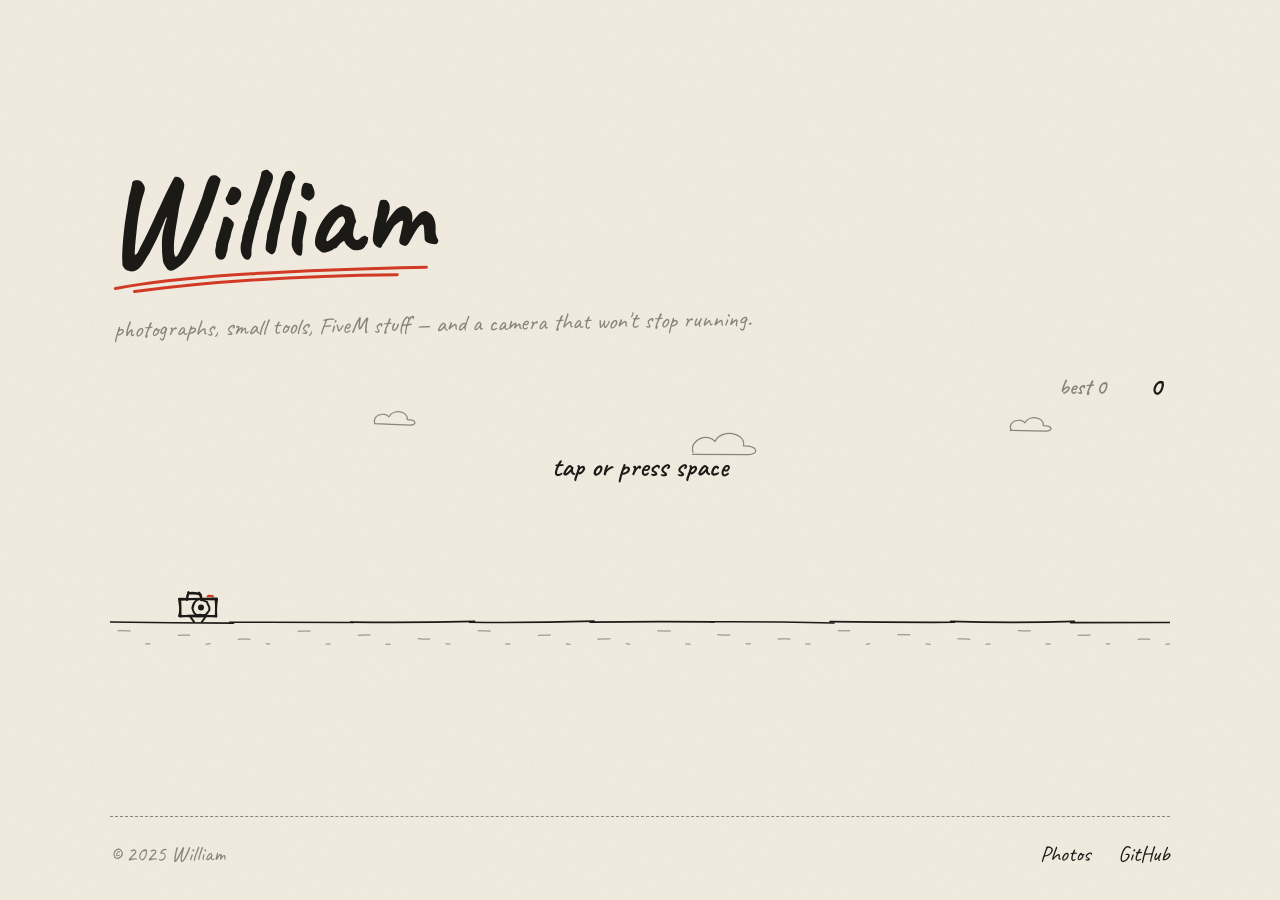
<file: index.html>
<!DOCTYPE html>
<html lang="en">
<head>
  <meta charset="UTF-8" />
  <meta name="viewport" content="width=device-width, initial-scale=1.0" />
  <title>William</title>
  <link rel="icon" href="https://avatars.githubusercontent.com/u/79249980?v=4" type="image/png">
  <link rel="preconnect" href="https://fonts.googleapis.com">
  <link rel="preconnect" href="https://fonts.gstatic.com" crossorigin>
  <link href="https://fonts.googleapis.com/css2?family=Caveat:wght@500;700&display=swap" rel="stylesheet">
  <link rel="stylesheet" href="paper.css">
  <style>
    main {
      flex: 1;
      display: flex;
      flex-direction: column;
      justify-content: center;
      padding: 40px 0 24px;
    }

    .name {
      font-family: var(--hand);
      font-weight: 700;
      font-size: clamp(64px, 12vw, 132px);
      line-height: 0.9;
      transform: rotate(-3deg);
      transform-origin: left bottom;
      display: inline-block;
      position: relative;
      margin-left: -4px;
    }

    .name svg {
      position: absolute;
      left: 2%;
      bottom: -14px;
      width: 96%;
      height: 22px;
      overflow: visible;
    }

    .aside {
      font-family: var(--hand);
      font-size: 24px;
      color: var(--pencil);
      margin: 18px 0 28px 4px;
      transform: rotate(-1deg);
    }

    #runner {
      display: block;
      width: 100%;
      height: clamp(220px, 34vh, 300px);
      cursor: pointer;
      touch-action: manipulation;
      outline: none;
    }
  </style>
</head>
<body>
  <div class="wrap">
    <main>
      <div>
        <h1 class="name">William
          <svg viewBox="0 0 300 22" preserveAspectRatio="none" aria-hidden="true">
            <path d="M2 14 C 60 6, 140 4, 298 9 M 20 18 C 90 12, 180 11, 270 15" fill="none" stroke="var(--red)" stroke-width="3" stroke-linecap="round"/>
          </svg>
        </h1>
      </div>
      <p class="aside">photographs, small tools, FiveM stuff — and a camera that won't stop running.</p>

      <canvas id="runner" tabindex="0" aria-label="Runner game. Press space or tap to jump."></canvas>
    </main>

    <footer>
      <span>© 2025 William</span>
      <nav>
        <a href="photos.html">Photos</a>
        <a href="https://github.com/lezhaia" target="_blank" rel="noopener">GitHub</a>
      </nav>
    </footer>
  </div>

  <script>
    // A hand-drawn runner: a little camera jumping over crates and tripods.
    (() => {
      const cv = document.getElementById("runner");
      const ctx = cv.getContext("2d");
      const INK = "#1b1a17", PENCIL = "#8a8478", RED = "#d23a26";
      const HAND = "'Caveat', 'Comic Sans MS', cursive";

      let W = 0, H = 0, GROUND = 0;
      let state = "idle", player, obstacles, clouds, speed, score, best = 0, nextGap, last = 0, legT = 0, groundOff = 0, idSeq = 0;
      try { best = +localStorage.getItem("runner-best") || 0; } catch (e) {}

      // ---- sketchy drawing helpers (lines "boil" ~8 times a second) ----
      let boil = 0;
      function rng(seed) {
        return () => {
          seed |= 0; seed = seed + 0x6D2B79F5 | 0;
          let t = Math.imul(seed ^ seed >>> 15, 1 | seed);
          t = t + Math.imul(t ^ t >>> 7, 61 | t) ^ t;
          return ((t ^ t >>> 14) >>> 0) / 4294967296;
        };
      }
      let r = rng(1);
      const j = (a) => (r() - 0.5) * 2 * a;

      function line(x1, y1, x2, y2, rough = 1.2, passes = 2) {
        for (let p = 0; p < passes; p++) {
          const mx = (x1 + x2) / 2 + j(rough * 1.5), my = (y1 + y2) / 2 + j(rough * 1.5);
          ctx.beginPath();
          ctx.moveTo(x1 + j(rough), y1 + j(rough));
          ctx.quadraticCurveTo(mx, my, x2 + j(rough), y2 + j(rough));
          ctx.stroke();
        }
      }
      function rect(x, y, w, h, rough) {
        line(x, y, x + w, y, rough); line(x + w, y, x + w, y + h, rough);
        line(x + w, y + h, x, y + h, rough); line(x, y + h, x, y, rough);
      }
      function circle(cx, cy, rad, rough = 1) {
        ctx.beginPath();
        const start = r() * Math.PI * 2, steps = 18;
        for (let i = 0; i <= steps + 2; i++) {
          const a = start + (i / steps) * Math.PI * 2;
          const rr = rad + j(rough);
          const x = cx + Math.cos(a) * rr, y = cy + Math.sin(a) * rr;
          i ? ctx.lineTo(x, y) : ctx.moveTo(x, y);
        }
        ctx.stroke();
      }
      function hatch(x, y, w, h, gap = 5) {
        ctx.save(); ctx.beginPath(); ctx.rect(x, y, w, h); ctx.clip();
        for (let k = -h; k < w; k += gap) line(x + k, y + h, x + k + h, y, 0.6, 1);
        ctx.restore();
      }

      // ---- game ----
      function resize() {
        const dpr = window.devicePixelRatio || 1;
        W = cv.clientWidth; H = cv.clientHeight; GROUND = H - 46;
        cv.width = W * dpr; cv.height = H * dpr;
        ctx.setTransform(dpr, 0, 0, dpr, 0, 0);
        if (!player) reset();
        player.y = Math.min(player.y, GROUND - player.h);
        if (state !== "run") draw(performance.now());
      }

      function reset() {
        player = { x: Math.min(70, W * 0.12), y: GROUND - 30, w: 36, h: 30, vy: 0 };
        obstacles = []; speed = 400; score = 0; nextGap = 360;
        clouds = clouds || [0, 1, 2].map(i => ({ x: W * (0.25 + i * 0.3), y: 46 + (i * 23) % 40, s: 0.7 + (i % 2) * 0.4, id: i }));
      }

      function jump() {
        if (state !== "run") { reset(); state = "run"; last = performance.now(); requestAnimationFrame(loop); return; }
        if (player.y >= GROUND - player.h - 0.5) player.vy = -780;
      }

      function spawn() {
        const tripod = Math.random() < 0.3;
        const o = tripod
          ? { kind: "tripod", w: 30, h: 46 + Math.random() * 10 }
          : { kind: "crate", w: 22 + Math.random() * 20, h: 24 + Math.random() * 22 };
        o.x = W + 10; o.id = ++idSeq;
        obstacles.push(o);
        if (!tripod && Math.random() < 0.25) obstacles.push({ kind: "crate", x: o.x + o.w + 2, w: 20, h: 20, id: ++idSeq });
        nextGap = speed * (0.7 + Math.random() * 0.8) + 160;
      }

      function update(dt) {
        speed = Math.min(speed + 10 * dt, 1000);
        score += speed * dt / 40;
        player.vy += 2500 * dt;
        player.y = Math.min(player.y + player.vy * dt, GROUND - player.h);
        if (player.y === GROUND - player.h) player.vy = 0;
        legT += dt; groundOff = (groundOff + speed * dt) % 60;

        obstacles.forEach(o => o.x -= speed * dt);
        obstacles = obstacles.filter(o => o.x + o.w > -20);
        clouds.forEach(c => { c.x -= speed * dt * 0.08 * c.s; if (c.x < -80) c.x = W + 40; });
        const lastO = obstacles[obstacles.length - 1];
        if (!lastO || W - (lastO.x + lastO.w) > nextGap) spawn();

        const p = { x: player.x + 6, y: player.y + 6, w: player.w - 12, h: player.h - 6 };
        for (const o of obstacles) {
          const pad = o.kind === "tripod" ? 6 : 2;
          if (p.x < o.x + o.w - pad && p.x + p.w > o.x + pad && p.y + p.h > GROUND - o.h + 2) {
            state = "over";
            if (score > best) { best = Math.floor(score); try { localStorage.setItem("runner-best", best); } catch (e) {} }
          }
        }
      }

      function drawCamera() {
        const { x, y, w, h } = player;
        r = rng(boil * 31 + 7);
        ctx.strokeStyle = INK; ctx.lineWidth = 2;
        rect(x, y + 7, w, h - 13, 1);
        line(x + 6, y + 7, x + 9, y + 1); line(x + 9, y + 1, x + 19, y + 1); line(x + 19, y + 1, x + 22, y + 7);
        circle(x + w / 2 + 3, y + 7 + (h - 13) / 2, 8, 0.8);
        ctx.fillStyle = INK; ctx.beginPath(); ctx.arc(x + w / 2 + 3, y + 7 + (h - 13) / 2, 3, 0, 7); ctx.fill();
        ctx.strokeStyle = RED; line(x + w - 8, y + 4, x + w - 3, y + 4, 0.5);
        ctx.strokeStyle = INK;
        const ground = y >= GROUND - h - 0.5 && state === "run";
        const step = Math.floor(legT * 12) % 2;
        const a = ground ? (step ? 5 : -3) : 4, b = ground ? (step ? -3 : 5) : -4;
        line(x + 10, y + h - 6, x + 10 + a, y + h, 0.4, 1);
        line(x + w - 10, y + h - 6, x + w - 10 + b, y + h, 0.4, 1);
      }

      function drawObstacle(o) {
        r = rng(boil * 131 + o.id * 17);
        const y = GROUND - o.h;
        ctx.strokeStyle = INK; ctx.lineWidth = 1.8;
        if (o.kind === "crate") {
          rect(o.x, y, o.w, o.h, 1);
          ctx.strokeStyle = PENCIL; ctx.lineWidth = 1;
          hatch(o.x + 2, y + 2, o.w - 4, o.h - 4, 6);
        } else {
          const cx = o.x + o.w / 2;
          rect(cx - 7, y, 14, 7, 0.6);
          line(cx, y + 7, cx, y + 16, 0.4);
          line(cx, y + 16, o.x + 1, GROUND, 0.8);
          line(cx, y + 16, o.x + o.w - 1, GROUND, 0.8);
          line(cx, y + 16, cx + 2, GROUND, 0.8);
        }
      }

      function drawCloud(c) {
        r = rng(boil * 7 + c.id * 101);
        ctx.strokeStyle = PENCIL; ctx.lineWidth = 1.2;
        const s = c.s;
        ctx.beginPath();
        ctx.moveTo(c.x, c.y + 14 * s);
        ctx.bezierCurveTo(c.x - 4, c.y + 2 * s, c.x + 14 * s, c.y - 4 * s, c.x + 20 * s, c.y + 4 * s);
        ctx.bezierCurveTo(c.x + 26 * s, c.y - 8 * s, c.x + 48 * s, c.y - 4 * s, c.x + 46 * s, c.y + 8 * s);
        ctx.bezierCurveTo(c.x + 60 * s, c.y + 8 * s, c.x + 60 * s, c.y + 16 * s, c.x + 50 * s, c.y + 16 * s);
        ctx.lineTo(c.x + j(1), c.y + 15 * s + j(1));
        ctx.stroke();
      }

      function draw(now) {
        boil = Math.floor(now / 120);
        ctx.clearRect(0, 0, W, H);
        ctx.lineCap = "round"; ctx.lineJoin = "round";

        clouds.forEach(drawCloud);

        r = rng(boil);
        ctx.strokeStyle = INK; ctx.lineWidth = 1.6;
        for (let gx = 0; gx < W; gx += 120) line(gx, GROUND + j(0.6), Math.min(gx + 124, W), GROUND + j(0.6), 0.8, 1);
        ctx.strokeStyle = PENCIL; ctx.lineWidth = 1;
        r = rng(3);
        for (let gx = -groundOff, n = 0; gx < W; gx += 60, n++) {
          const dy = (n % 3) * 4;
          line(gx + 8, GROUND + 9 + dy, gx + 20, GROUND + 9 + dy, 0.3, 1);
          line(gx + 36, GROUND + 22, gx + 40, GROUND + 22, 0.3, 1);
        }

        obstacles.forEach(drawObstacle);
        drawCamera();

        ctx.fillStyle = PENCIL; ctx.textAlign = "right";
        ctx.font = `600 22px ${HAND}`;
        ctx.fillText(`best ${best}`, W - 64, 26);
        ctx.fillStyle = INK; ctx.font = `700 26px ${HAND}`;
        ctx.fillText(Math.floor(score), W - 8, 27);

        ctx.textAlign = "center";
        if (state === "idle") {
          ctx.fillStyle = INK; ctx.font = `600 28px ${HAND}`;
          ctx.fillText("tap or press space", W / 2, H * 0.36);
        }
        if (state === "over") {
          ctx.save(); ctx.translate(W / 2, H * 0.34); ctx.rotate(-0.04);
          ctx.fillStyle = RED; ctx.font = `700 34px ${HAND}`;
          ctx.fillText("oops.", 0, 0);
          ctx.fillStyle = INK; ctx.font = `600 22px ${HAND}`;
          ctx.fillText("again?", 0, 28);
          ctx.restore();
        }
      }

      function loop(now) {
        const dt = Math.min((now - last) / 1000, 0.05); last = now;
        update(dt); draw(now);
        if (state === "run") requestAnimationFrame(loop);
      }

      // keep the lines "breathing" while idle
      setInterval(() => { if (state !== "run") draw(performance.now()); }, 120);

      cv.addEventListener("keydown", e => {
        if (e.code === "Space" || e.code === "ArrowUp") { e.preventDefault(); jump(); }
      });
      cv.addEventListener("pointerdown", e => { e.preventDefault(); cv.focus(); jump(); });
      // the page is the game, so Space anywhere plays
      document.addEventListener("keydown", e => {
        if (document.activeElement === cv) return;
        if ((e.code === "Space" || e.code === "ArrowUp") && !e.target.closest("a, button, input, textarea")) {
          e.preventDefault(); cv.focus(); jump();
        }
      });
      window.addEventListener("resize", resize);
      resize();
      document.fonts && document.fonts.ready.then(() => state !== "run" && draw(performance.now()));
    })();
  </script>
</body>
</html>
</file>
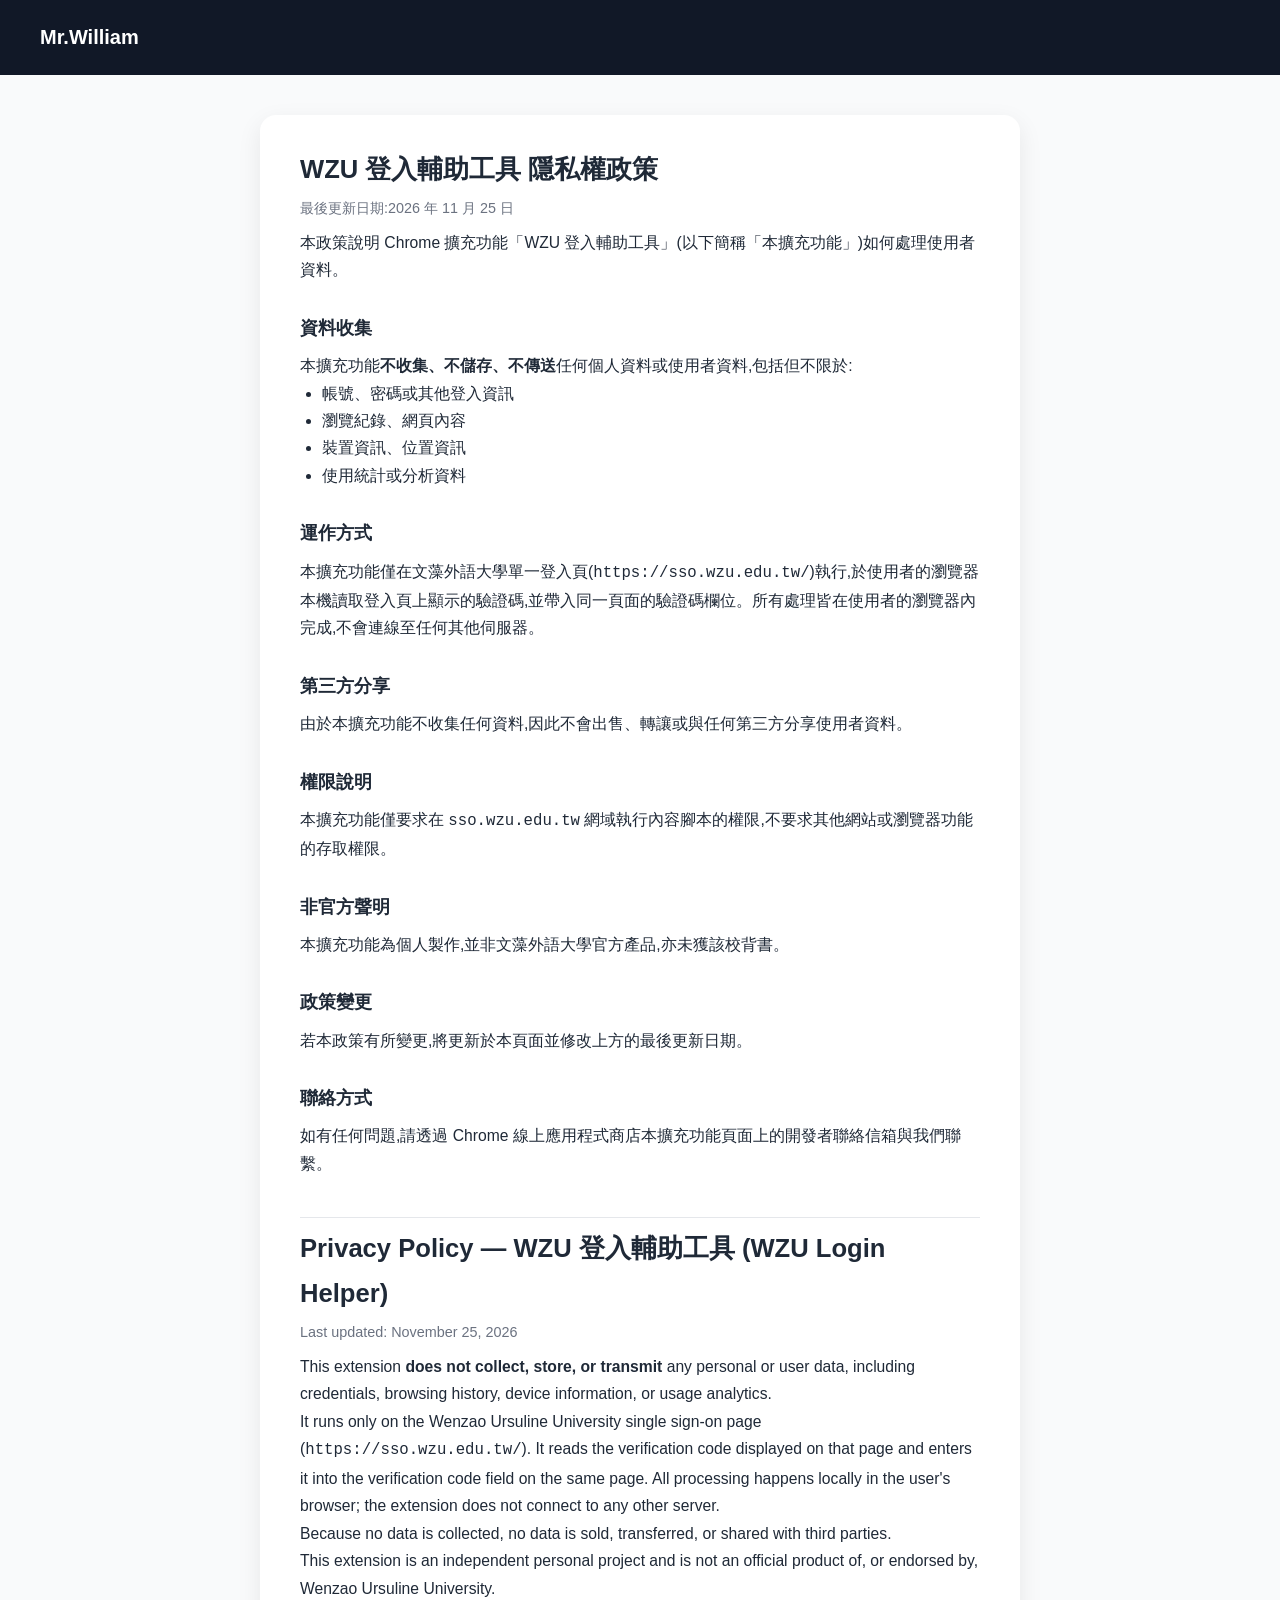
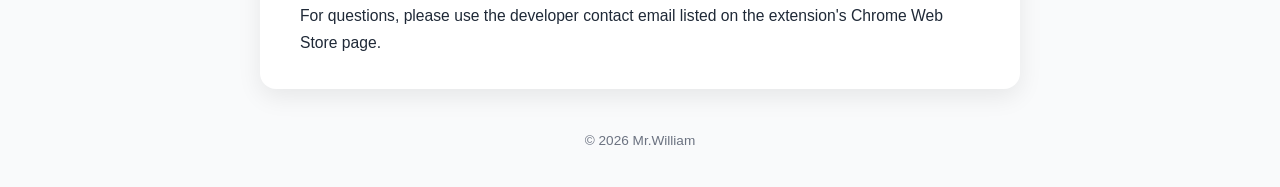
<file: wzu-login-helper/privacy.html>
<!DOCTYPE html>
<html lang="zh-Hant-TW">
<head>
  <meta charset="UTF-8" />
  <meta name="viewport" content="width=device-width, initial-scale=1.0" />
  <title>WZU 登入輔助工具 隱私權政策</title>
  <style>
    :root {
      --primary-color: #111827;
      --background: #f9fafb;
      --text-color: #1f2937;
      --muted-color: #6b7280;
    }
    * { margin: 0; padding: 0; box-sizing: border-box; }
    body {
      font-family: 'Segoe UI', 'Noto Sans TC', 'Microsoft JhengHei', sans-serif;
      background-color: var(--background);
      color: var(--text-color);
      line-height: 1.75;
    }
    header {
      padding: 20px 40px;
      background-color: var(--primary-color);
      color: #fff;
      font-size: 1.25rem;
      font-weight: bold;
    }
    main {
      max-width: 760px;
      margin: 40px auto;
      padding: 32px 40px;
      background: #fff;
      border-radius: 16px;
      box-shadow: 0 8px 24px rgba(0, 0, 0, 0.08);
    }
    h1 { font-size: 1.6rem; margin-bottom: 4px; }
    h2 { font-size: 1.15rem; margin: 28px 0 8px; }
    p, li { font-size: 0.98rem; }
    ul { padding-left: 1.4em; }
    .meta { color: var(--muted-color); font-size: 0.9rem; margin-bottom: 8px; }
    hr { border: none; border-top: 1px solid #e5e7eb; margin: 40px 0 8px; }
    footer { text-align: center; color: var(--muted-color); font-size: 0.85rem; margin: 0 0 40px; }
    @media (max-width: 600px) {
      header { padding: 16px; }
      main { margin: 16px; padding: 24px 16px; }
    }
  </style>
</head>
<body>
  <header>Mr.William</header>

  <main>
    <h1>WZU 登入輔助工具 隱私權政策</h1>
    <p class="meta">最後更新日期:2026 年 11 月 25 日</p>

    <p>本政策說明 Chrome 擴充功能「WZU 登入輔助工具」(以下簡稱「本擴充功能」)如何處理使用者資料。</p>

    <h2>資料收集</h2>
    <p>本擴充功能<strong>不收集、不儲存、不傳送</strong>任何個人資料或使用者資料,包括但不限於:</p>
    <ul>
      <li>帳號、密碼或其他登入資訊</li>
      <li>瀏覽紀錄、網頁內容</li>
      <li>裝置資訊、位置資訊</li>
      <li>使用統計或分析資料</li>
    </ul>

    <h2>運作方式</h2>
    <p>本擴充功能僅在文藻外語大學單一登入頁(<code>https://sso.wzu.edu.tw/</code>)執行,於使用者的瀏覽器本機讀取登入頁上顯示的驗證碼,並帶入同一頁面的驗證碼欄位。所有處理皆在使用者的瀏覽器內完成,不會連線至任何其他伺服器。</p>

    <h2>第三方分享</h2>
    <p>由於本擴充功能不收集任何資料,因此不會出售、轉讓或與任何第三方分享使用者資料。</p>

    <h2>權限說明</h2>
    <p>本擴充功能僅要求在 <code>sso.wzu.edu.tw</code> 網域執行內容腳本的權限,不要求其他網站或瀏覽器功能的存取權限。</p>

    <h2>非官方聲明</h2>
    <p>本擴充功能為個人製作,並非文藻外語大學官方產品,亦未獲該校背書。</p>

    <h2>政策變更</h2>
    <p>若本政策有所變更,將更新於本頁面並修改上方的最後更新日期。</p>

    <h2>聯絡方式</h2>
    <p>如有任何問題,請透過 Chrome 線上應用程式商店本擴充功能頁面上的開發者聯絡信箱與我們聯繫。</p>

    <hr />

    <h1 lang="en">Privacy Policy — WZU 登入輔助工具 (WZU Login Helper)</h1>
    <p class="meta" lang="en">Last updated: November 25, 2026</p>
    <div lang="en">
      <p>This extension <strong>does not collect, store, or transmit</strong> any personal or user data, including credentials, browsing history, device information, or usage analytics.</p>
      <p>It runs only on the Wenzao Ursuline University single sign-on page (<code>https://sso.wzu.edu.tw/</code>). It reads the verification code displayed on that page and enters it into the verification code field on the same page. All processing happens locally in the user's browser; the extension does not connect to any other server.</p>
      <p>Because no data is collected, no data is sold, transferred, or shared with third parties.</p>
      <p>This extension is an independent personal project and is not an official product of, or endorsed by, Wenzao Ursuline University.</p>
      <p>For questions, please use the developer contact email listed on the extension's Chrome Web Store page.</p>
    </div>
  </main>

  <footer>© 2026 Mr.William</footer>
</body>
</html>
</file>
<file: paper.css>
/* Shared look: ink on paper */
:root {
  --paper: #f3eee3;
  --ink: #1b1a17;
  --pencil: #8a8478;
  --red: #d23a26;
  --hand: 'Caveat', 'Comic Sans MS', cursive;
  color-scheme: light;
}

* { margin: 0; padding: 0; box-sizing: border-box; }

html, body { min-height: 100%; }

body {
  background-color: var(--paper);
  /* paper grain */
  background-image: url("data:image/svg+xml,%3Csvg xmlns='http://www.w3.org/2000/svg' width='220' height='220'%3E%3Cfilter id='n'%3E%3CfeTurbulence type='fractalNoise' baseFrequency='.85' numOctaves='3' stitchTiles='stitch'/%3E%3CfeColorMatrix values='0 0 0 0 0.3 0 0 0 0 0.25 0 0 0 0 0.15 0 0 0 .09 0'/%3E%3C/filter%3E%3Crect width='100%25' height='100%25' filter='url(%23n)'/%3E%3C/svg%3E");
  color: var(--ink);
  font-family: -apple-system, BlinkMacSystemFont, "Helvetica Neue", Helvetica, Arial, "PingFang TC", "Microsoft JhengHei", sans-serif;
  font-size: 15px;
  line-height: 1.6;
  overflow-x: hidden;
}

a { color: inherit; }

.wrap {
  max-width: 1100px;
  margin: 0 auto;
  padding: 0 20px;
  min-height: 100vh;
  min-height: 100svh;
  display: flex;
  flex-direction: column;
}

footer {
  display: flex;
  justify-content: space-between;
  align-items: baseline;
  flex-wrap: wrap;
  gap: 12px;
  padding: 20px 0 28px;
  border-top: 1.5px dashed var(--pencil);
  font-family: var(--hand);
  font-size: 22px;
  color: var(--pencil);
}

footer nav a {
  margin-left: 22px;
  text-decoration: none;
  color: var(--ink);
  background-image: linear-gradient(var(--red), var(--red));
  background-repeat: no-repeat;
  background-size: 0 2px;
  background-position: 0 90%;
  transition: background-size 0.25s;
}

footer nav a:first-child { margin-left: 0; }
footer nav a:hover { background-size: 100% 2px; }
</file>
